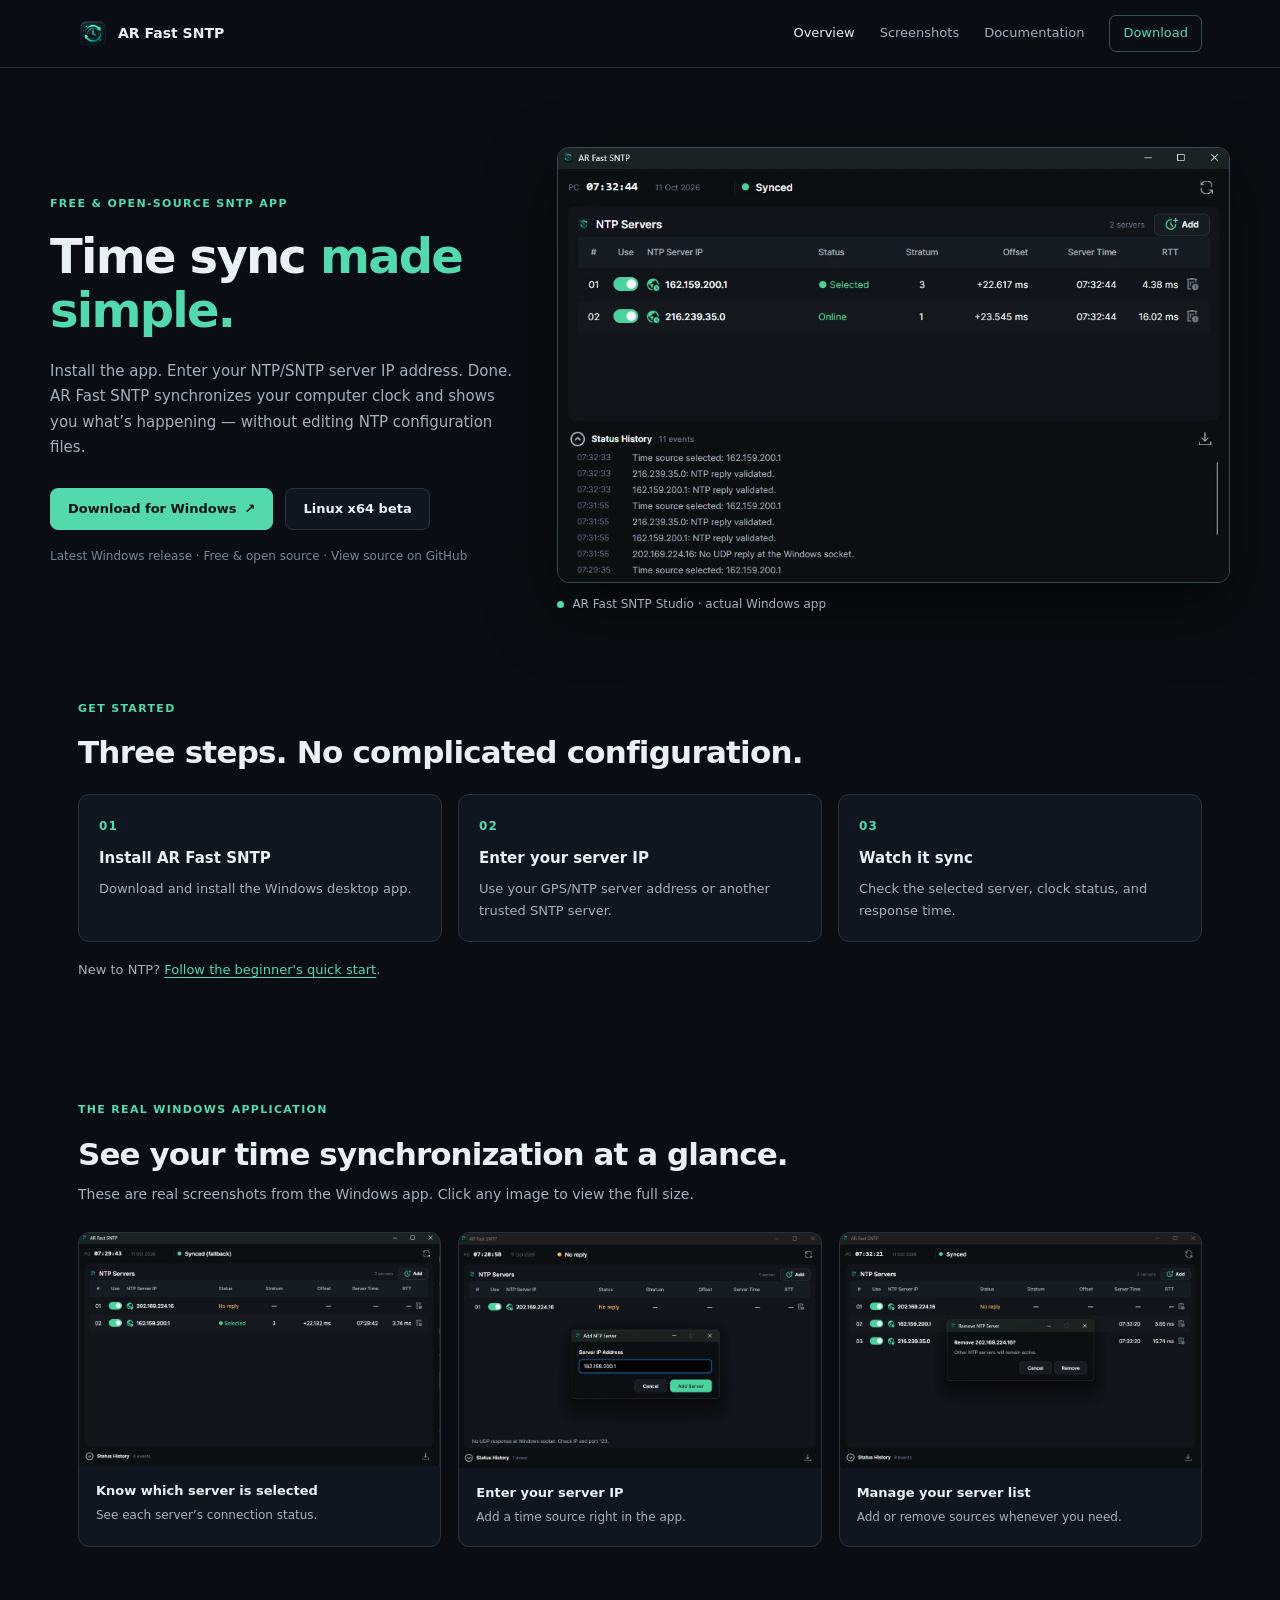
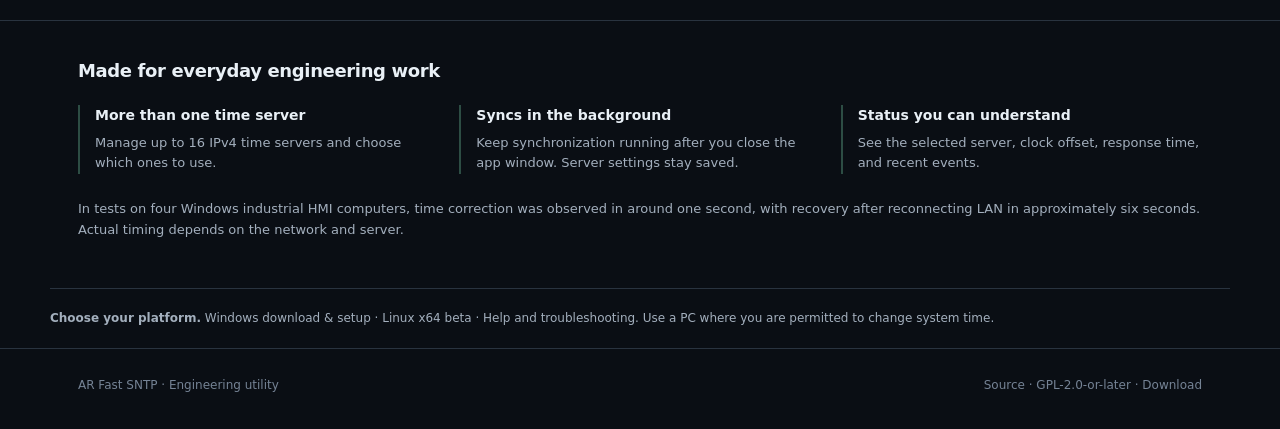
<file: index.html>
<!doctype html>
<html lang="en"><head><meta charset="utf-8"><meta name="viewport" content="width=device-width,initial-scale=1">
<meta name="theme-color" content="#0a0e14"><meta name="color-scheme" content="dark">
<meta name="description" content="AR Fast SNTP: simple GPS NTP/SNTP time synchronization for Windows and Linux engineering PCs.">

<link rel="canonical" href="https://masarray.github.io/arfast-sntp/">
<meta name="robots" content="index,follow">
<meta property="og:type" content="website">
<meta property="og:site_name" content="AR Fast SNTP">
<meta property="og:title" content="AR Fast SNTP — simple SNTP synchronization">
<meta property="og:description" content="Add an SNTP server IP, sync your clock and monitor the connection in a clean desktop app.">
<meta property="og:url" content="https://masarray.github.io/arfast-sntp/">
<meta property="og:image" content="https://masarray.github.io/arfast-sntp/assets/screenshot/Screenshot%202026-10-11%20073259.webp">
<meta property="og:image:alt" content="Actual AR Fast SNTP Studio with two NTP sources and expanded event history">
<meta name="twitter:card" content="summary_large_image">
<title>AR Fast SNTP — simple SNTP synchronization for engineers</title>
<link rel="icon" href="assets/favicon/favicon.ico" sizes="any"><link rel="icon" type="image/png" sizes="32x32" href="assets/favicon/favicon-32x32.png">
<link rel="apple-touch-icon" href="assets/favicon/apple-touch-icon.png"><link rel="manifest" href="assets/favicon/site.webmanifest">
<link rel="stylesheet" href="site.css"><script defer src="release.js"></script></head><body><a class="skip-link" href="#main">Skip to content</a>
<header class="site-header"><div class="shell header-inner"><a class="brand" href="./" aria-label="AR Fast SNTP home"><img src="assets/favicon/android-chrome-192x192.png" width="30" height="30" alt="">AR Fast SNTP</a>
<nav class="nav" aria-label="Main"><a href="./" aria-current="page">Overview</a><a href="#screenshots">Screenshots</a><a href="https://github.com/masarray/arfast-sntp#readme">Documentation</a><a href="download.html" class="nav-download">Download</a></nav></div></header>
<main id="main">
<div class="shell hero"><div>
<p class="eyebrow">Free &amp; open-source SNTP app</p>
<h1>Time sync <span>made simple.</span></h1>
<p class="lead">Install the app. Enter your NTP/SNTP server IP address. Done. AR Fast SNTP synchronizes your computer clock and shows you what’s happening — without editing NTP configuration files.</p>
<div class="cta"><a class="btn primary" href="download.html">Download for Windows <span aria-hidden="true">↗</span></a><a class="btn secondary" href="https://github.com/masarray/arfast-sntp/releases/tag/linux-v0.1.0-beta.1">Linux x64 beta</a></div>
<p class="micro"><span data-release-version>Latest Windows release</span> · Free &amp; open source · <a href="https://github.com/masarray/arfast-sntp">View source on GitHub</a></p>
</div><figure class="hero-shot">
<a href="assets/screenshot/Screenshot%202026-10-11%20073259.webp" target="_blank" rel="noopener" aria-label="Open full-size actual AR Fast SNTP screenshot"><img src="assets/screenshot/Screenshot%202026-10-11%20073259.webp" width="920" height="600" fetchpriority="high" alt="Actual AR Fast SNTP Windows Studio with two NTP servers: one selected, stratum, offset, RTT and expanded Status History."></a>
<figcaption><span class="screen-led" aria-hidden="true"></span>AR Fast SNTP Studio · actual Windows app</figcaption>
</figure></div>

<section class="shell simple-steps" id="quick-start" aria-labelledby="quick-start-heading">
<p class="eyebrow">Get started</p><h2 id="quick-start-heading">Three steps. No complicated configuration.</h2>
<div class="simple-steps-grid">
<div class="step"><span class="step-number">01</span><h3>Install AR Fast SNTP</h3><p>Download and install the Windows desktop app.</p></div>
<div class="step"><span class="step-number">02</span><h3>Enter your server IP</h3><p>Use your GPS/NTP server address or another trusted SNTP server.</p></div>
<div class="step"><span class="step-number">03</span><h3>Watch it sync</h3><p>Check the selected server, clock status, and response time.</p></div>
</div>
<p class="step-help">New to NTP? <a href="https://github.com/masarray/arfast-sntp/blob/main/docs/QUICK-START.md">Follow the beginner's quick start</a>.</p>
</section>
<section class="shell screenshots" id="screenshots" aria-labelledby="screenshots-heading">
<p class="eyebrow">The real Windows application</p>
<h2 id="screenshots-heading">See your time synchronization at a glance.</h2>
<p class="shots-lead">These are real screenshots from the Windows app. Click any image to view the full size.</p>
<div class="shot-grid">
<figure class="shot-card"><a href="assets/screenshot/Screenshot%202026-10-11%20072958.webp" target="_blank" rel="noopener" aria-label="View full-size screenshot: Source health and fallback"><img src="assets/screenshot/Screenshot%202026-10-11%20072958.webp" width="920" height="600" loading="lazy" decoding="async" alt="Studio with one active selected time server and one nonresponding server"></a><figcaption><strong>Know which server is selected</strong><span>See each server’s connection status.</span></figcaption></figure>
<figure class="shot-card"><a href="assets/screenshot/Screenshot%202026-10-11%20072931.webp" target="_blank" rel="noopener" aria-label="View full-size screenshot: Add servers in Studio"><img src="assets/screenshot/Screenshot%202026-10-11%20072931.webp" width="920" height="600" loading="lazy" decoding="async" alt="Add NTP Server dialog showing IPv4 address input and Add Server button"></a><figcaption><strong>Enter your server IP</strong><span>Add a time source right in the app.</span></figcaption></figure>
<figure class="shot-card"><a href="assets/screenshot/Screenshot%202026-10-11%20073230.webp" target="_blank" rel="noopener" aria-label="View full-size screenshot: Controlled source removal"><img src="assets/screenshot/Screenshot%202026-10-11%20073230.webp" width="920" height="600" loading="lazy" decoding="async" alt="Remove NTP Server confirmation dialog while other NTP sources remain active"></a><figcaption><strong>Manage your server list</strong><span>Add or remove sources whenever you need.</span></figcaption></figure>
</div></section>
<section class="strip"><div class="shell"><h2 class="section-title">Made for everyday engineering work</h2><div class="features">
<div class="feature"><h3>More than one time server</h3><p>Manage up to 16 IPv4 time servers and choose which ones to use.</p></div>
<div class="feature"><h3>Syncs in the background</h3><p>Keep synchronization running after you close the app window. Server settings stay saved.</p></div>
<div class="feature"><h3>Status you can understand</h3><p>See the selected server, clock offset, response time, and recent events.</p></div>
</div><p class="proof-note">In tests on four Windows industrial HMI computers, time correction was observed in around one second, with recovery after reconnecting LAN in approximately six seconds. Actual timing depends on the network and server.</p></div></section>
<section><div class="shell fine-print"><p><strong>Choose your platform.</strong> <a href="download.html">Windows download &amp; setup</a> · <a href="https://github.com/masarray/arfast-sntp/releases/tag/linux-v0.1.0-beta.1">Linux x64 beta</a> · <a href="https://github.com/masarray/arfast-sntp/blob/main/SUPPORT.md">Help and troubleshooting</a>. Use a PC where you are permitted to change system time.</p></div></section>
</main><footer><div class="shell footer-inner"><span>AR Fast SNTP · Engineering utility</span><span><a href="https://github.com/masarray/arfast-sntp">Source</a> · <a href="https://github.com/masarray/arfast-sntp/blob/main/LICENSE">GPL-2.0-or-later</a> · <a href="download.html">Download</a></span></div></footer></body></html>
</file>
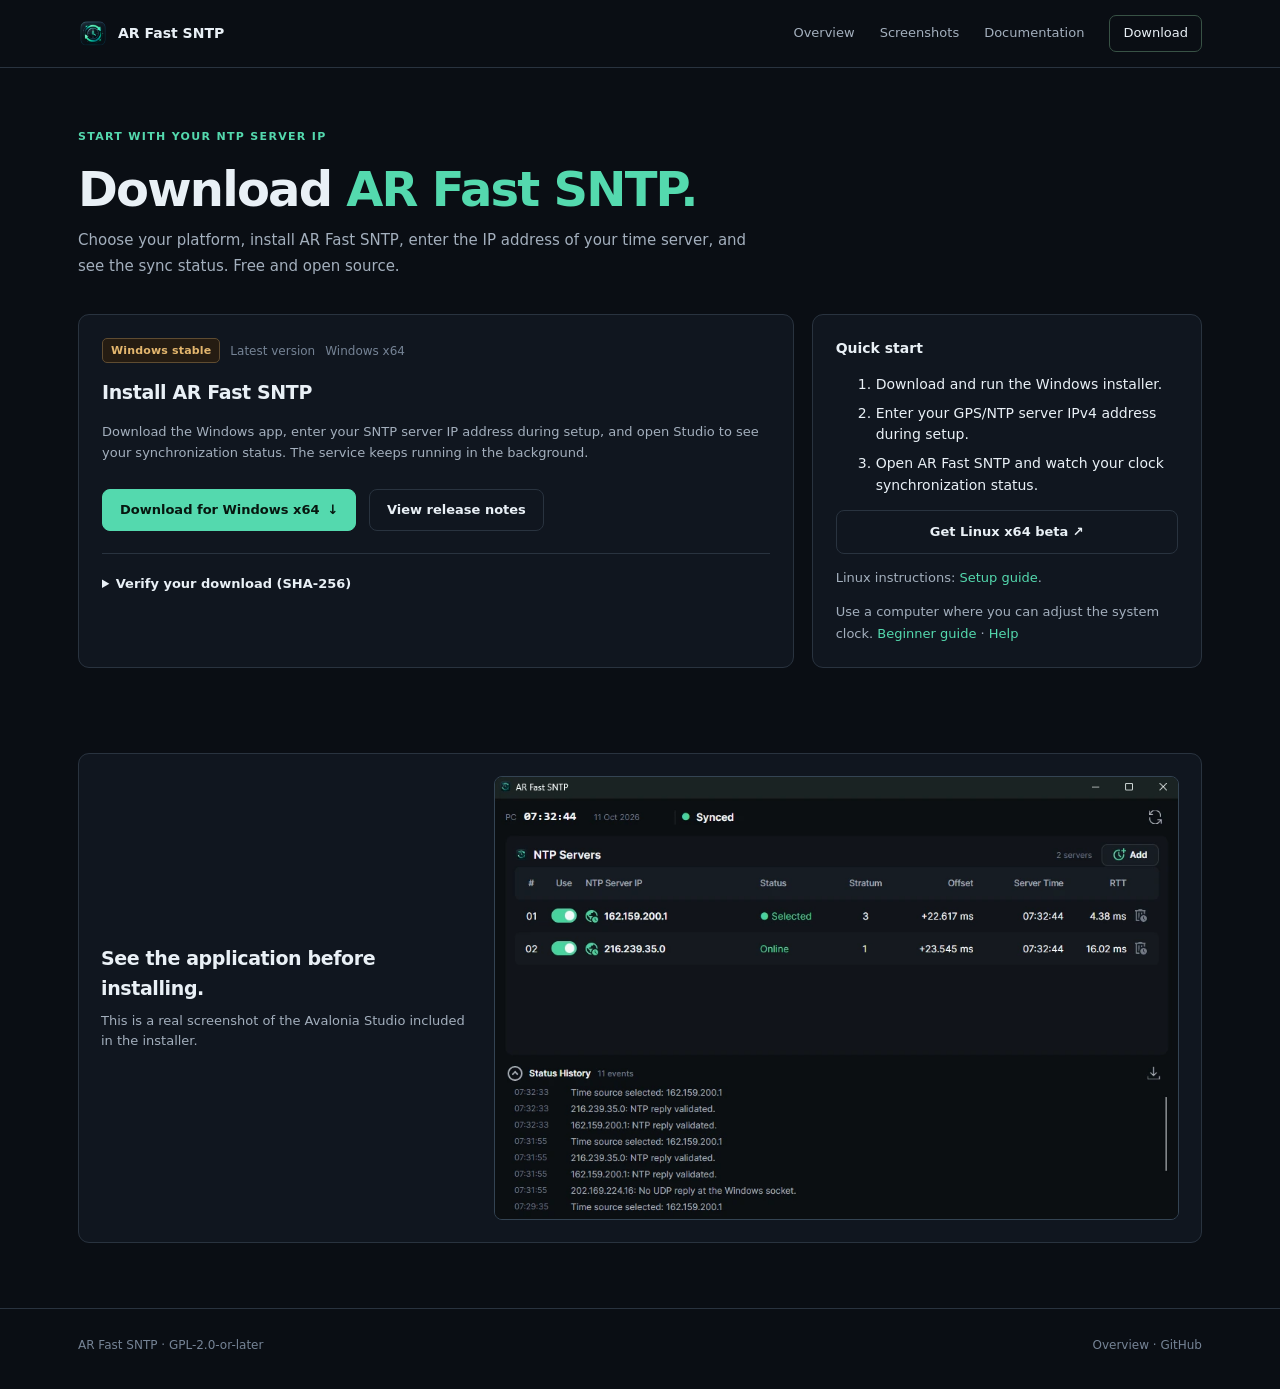
<file: download.html>
<!doctype html>
<html lang="en"><head><meta charset="utf-8"><meta name="viewport" content="width=device-width,initial-scale=1">
<meta name="theme-color" content="#0a0e14"><meta name="color-scheme" content="dark">
<meta name="description" content="Download AR Fast SNTP for Windows or Linux. Enter your server IP address and get started.">

<link rel="canonical" href="https://masarray.github.io/arfast-sntp/download.html">
<meta name="robots" content="index,follow">
<meta property="og:type" content="website">
<meta property="og:site_name" content="AR Fast SNTP">
<meta property="og:title" content="Download AR Fast SNTP for Windows">
<meta property="og:description" content="A simple Windows installer and Linux desktop beta. Free and open source.">
<meta property="og:url" content="https://masarray.github.io/arfast-sntp/download.html">
<meta property="og:image" content="https://masarray.github.io/arfast-sntp/assets/screenshot/Screenshot%202026-10-11%20073259.webp">
<meta property="og:image:alt" content="Actual AR Fast SNTP Studio with two NTP sources and expanded event history">
<meta name="twitter:card" content="summary_large_image">
<title>Download AR Fast SNTP — Windows and Linux</title><link rel="icon" href="assets/favicon/favicon.ico" sizes="any">
<link rel="icon" type="image/png" sizes="32x32" href="assets/favicon/favicon-32x32.png"><link rel="apple-touch-icon" href="assets/favicon/apple-touch-icon.png">
<link rel="manifest" href="assets/favicon/site.webmanifest"><link rel="stylesheet" href="site.css"><script defer src="release.js"></script></head><body><a class="skip-link" href="#main">Skip to content</a>
<header class="site-header"><div class="shell header-inner"><a class="brand" href="./"><img src="assets/favicon/android-chrome-192x192.png" width="30" height="30" alt="">AR Fast SNTP</a>
<nav class="nav" aria-label="Main"><a href="./">Overview</a><a href="./#screenshots">Screenshots</a><a href="https://github.com/masarray/arfast-sntp#readme">Documentation</a><a href="download.html" aria-current="page" class="nav-download">Download</a></nav></div></header>
<main class="shell" id="main">
<div class="page-heading"><p class="eyebrow">Start with your NTP server IP</p><h1>Download <span>AR Fast SNTP.</span></h1><p class="lead">Choose your platform, install AR Fast SNTP, enter the IP address of your time server, and see the sync status. Free and open source.</p></div>
<div class="download-grid"><section class="download-panel" aria-labelledby="release">
<div class="release-meta"><span class="pill">Windows stable</span><span data-release-version>Latest version</span><span>Windows x64</span></div>
<h2 id="release">Install AR Fast SNTP</h2><p>Download the Windows app, enter your SNTP server IP address during setup, and open Studio to see your synchronization status. The service keeps running in the background.</p>
<a class="btn primary" href="https://github.com/masarray/arfast-sntp/releases/latest/download/ARFastSNTP-Setup-Windows-x64.exe" data-release-asset="installer">Download for Windows x64 <span aria-hidden="true">↓</span></a>
<a class="btn secondary" href="https://github.com/masarray/arfast-sntp/releases/latest" data-release-notes>View release notes</a>
<details class="checksums"><summary>Verify your download (SHA-256)</summary><p>Download the <a href="https://github.com/masarray/arfast-sntp/releases/latest/download/ARFastSNTP-Setup-Windows-x64.exe.sha256" data-release-asset="checksum">SHA-256 checksum file</a>, then compare its digest with:</p>
<pre><code>Get-FileHash .\ARFastSNTP-Setup-Windows-x64.exe -Algorithm SHA256</code></pre>
<p class="micro">Use <a href="https://github.com/masarray/arfast-sntp/releases">all releases</a> for version history. Each GitHub Release records its verified source commit, installer, and checksum. <span data-release-size></span></p>
</details></section>
<aside class="info-panel"><h2>Quick start</h2>
<ol><li>Download and run the Windows installer.</li>
<li>Enter your GPS/NTP server IPv4 address during setup.</li>
<li>Open AR Fast SNTP and watch your clock synchronization status.</li></ol>
<p><a class="btn secondary" href="https://github.com/masarray/arfast-sntp/releases/tag/linux-v0.1.0-beta.1">Get Linux x64 beta ↗</a></p><p>Linux instructions: <a href="https://github.com/masarray/arfast-sntp/blob/main/docs/LINUX-INSTALL.md">Setup guide</a>.</p>

<p class="micro">Use a computer where you can adjust the system clock. <a href="https://github.com/masarray/arfast-sntp/blob/main/docs/QUICK-START.md">Beginner guide</a> · <a href="https://github.com/masarray/arfast-sntp/blob/main/SUPPORT.md">Help</a></p>
</aside></div>
<section class="download-screenshot" aria-label="Actual Windows Studio preview"><div><h2>See the application before installing.</h2><p>This is a real screenshot of the Avalonia Studio included in the installer.</p></div><a href="assets/screenshot/Screenshot%202026-10-11%20073259.webp" target="_blank" rel="noopener" aria-label="View full-size real AR Fast SNTP Studio screenshot"><img src="assets/screenshot/Screenshot%202026-10-11%20073259.webp" width="920" height="600" loading="lazy" decoding="async" alt="Actual Windows Studio showing time source health and expanded Status History."></a></section>
</main>
<footer><div class="shell footer-inner"><span>AR Fast SNTP · GPL-2.0-or-later</span><span><a href="./">Overview</a> · <a href="https://github.com/masarray/arfast-sntp">GitHub</a></span></div></footer></body></html>
</file>
<file: site.css>
/* AR Fast SNTP public site — calm, compact, dependency-free */
:root{font-family:Inter,"Segoe UI",system-ui,sans-serif;color-scheme:dark;--bg:#0a0e14;--panel:#10161f;--layer:#151d27;--line:#29333f;--fg:#e9f0f6;--muted:#a3afbd;--faint:#758395;--accent:#54d9ae;--warn:#e3b66e;--r:11px}
*{box-sizing:border-box}html{scroll-behavior:smooth}body{margin:0;background:var(--bg);color:var(--fg);line-height:1.55;font-size:14px}button,input,a{font:inherit}a{color:inherit;text-decoration:none}a:focus-visible{outline:2px solid var(--accent);outline-offset:4px;border-radius:3px}img{max-width:100%}strong{font-weight:650}.shell{max-width:1090px;margin:auto;padding:0 28px}
.site-header{border-bottom:1px solid var(--line)}.header-inner{height:67px;display:flex;align-items:center;gap:25px}.brand{display:inline-flex;align-items:center;gap:10px;font-size:14px;font-weight:700;white-space:nowrap}.brand img{width:30px;height:30px;object-fit:contain}.nav{display:flex;align-items:center;gap:25px;margin-left:auto;font-size:13px;color:var(--muted)}.nav a:hover,.text-link:hover{color:var(--accent)}.nav a[aria-current=page]{color:var(--fg)}.nav .nav-download{border:1px solid #385245;color:var(--accent);padding:7px 13px;border-radius:7px}
.hero{display:grid;grid-template-columns:minmax(0,1fr) minmax(0,480px);gap:52px;align-items:center;padding:79px 0 75px}.eyebrow{font-size:11px;text-transform:uppercase;letter-spacing:.12em;font-weight:700;color:var(--accent);margin:0 0 17px}h1{font-size:clamp(31px,4.1vw,48px);font-weight:660;letter-spacing:-.037em;line-height:1.13;margin:0 0 21px}h1 span{color:var(--accent)}.lead{color:var(--muted);font-size:15px;line-height:1.7;margin:0;max-width:500px}.cta{display:flex;gap:12px;align-items:center;flex-wrap:wrap;margin:27px 0 17px}.btn{border-radius:8px;min-height:41px;display:inline-flex;align-items:center;justify-content:center;gap:8px;padding:10px 17px;font-size:13px;font-weight:650;border:1px solid var(--line);white-space:nowrap}.btn.primary{background:var(--accent);border-color:var(--accent);color:#071710}.btn.primary:hover{background:#77eac6;border-color:#77eac6}.btn.secondary{color:var(--fg);background:var(--panel)}.btn.secondary:hover{background:#1a2633;border-color:#607182}.micro{font-size:12px;color:var(--faint);margin:0}.safe{color:var(--warn)}.pill{display:inline-block;font-size:11px;color:var(--warn);border:1px solid #5f4c31;border-radius:5px;padding:3px 8px;background:#251c12;font-weight:650;letter-spacing:.015em}
section.strip{border-top:1px solid var(--line);padding:36px 0 48px}h2.section-title{font-size:18px;letter-spacing:-.02em;font-weight:650;margin:0 0 20px}.features{display:grid;grid-template-columns:repeat(3,minmax(0,1fr));gap:20px}.feature{border-left:2px solid #2d4d44;padding:0 0 0 15px}.feature h3{font-size:14px;margin:0 0 7px;font-weight:650}.feature p{margin:0;color:var(--muted);font-size:13px}.fine-print{font-size:12px;color:var(--muted);border-top:1px solid var(--line);padding:20px 0;display:flex;gap:18px;align-items:flex-start}.fine-print p{margin:0}.warn-symbol{color:var(--warn);font-size:16px}
footer{border-top:1px solid var(--line);padding:27px 0 34px}.footer-inner{display:flex;flex-wrap:wrap;gap:14px;justify-content:space-between;color:var(--faint);font-size:12px}.footer-inner a:hover{color:var(--accent)}
.page-heading{padding:60px 0 35px;max-width:740px}.page-heading h1{margin-bottom:12px}.page-heading .lead{max-width:690px}.download-grid{display:grid;grid-template-columns:minmax(0,1.65fr) minmax(255px,.9fr);gap:18px;padding-bottom:60px}.download-panel,.info-panel{border:1px solid var(--line);background:var(--panel);border-radius:var(--r);padding:23px}.release-meta{display:flex;flex-wrap:wrap;gap:10px;align-items:center;color:var(--faint);font-size:12px}.download-panel h2{font-size:19px;font-weight:650;letter-spacing:-.02em;margin:15px 0 9px}.download-panel p,.info-panel p{color:var(--muted);font-size:13px;line-height:1.65}.download-panel .btn{margin-top:12px}.download-panel .secondary{margin-left:8px}.checksums{padding-top:20px;margin-top:22px;border-top:1px solid var(--line)}.checksums h3,.info-panel h2{font-size:14px;font-weight:650;margin:0 0 12px}.checksums code,.info-panel code{font-family:Consolas,monospace;font-size:12px;background:#1c2833;color:#cfe2f5;border-radius:4px;padding:2px 5px;overflow-wrap:anywhere}.checksums pre{margin:10px 0;padding:12px;background:#090e14;border:1px solid var(--line);border-radius:7px;overflow-x:auto;white-space:pre-wrap;color:#d7e5f0;font-size:12px}.info-panel ul{margin:0;padding-left:17px;color:var(--muted);font-size:13px;line-height:1.9}.info-panel li+li{margin-top:7px}.info-panel a,.checksums a{color:var(--accent)}
@media(max-width:900px){.hero{grid-template-columns:1fr;gap:35px;padding:60px 0}.app-preview{max-width:600px}.features{gap:13px}.download-grid{grid-template-columns:1fr}.info-panel{order:2}}
@media(max-width:650px){.shell{padding:0 18px}.header-inner{height:auto;min-height:61px;flex-wrap:wrap;padding-top:10px;padding-bottom:10px;gap:10px}.nav{gap:13px;font-size:12px}.nav .nav-download{padding:5px 8px}.hero{padding:48px 0}.features{grid-template-columns:1fr;gap:20px}.app-preview{overflow-x:auto}.preview-content{min-width:420px}.download-panel,.info-panel{padding:17px}.download-panel .btn{display:flex;width:100%}.download-panel .secondary{margin:9px 0 0}.page-heading{padding-top:47px}.fine-print{gap:10px}}

/* Real screenshot system — preserve app pixels and original WebP files */
.hero{grid-template-columns:minmax(0,.82fr) minmax(0,1.18fr);gap:40px}
.shell{max-width:1180px}
.hero-shot{min-width:0;margin:0}
.hero-shot a{display:block;overflow:hidden;border:1px solid #364956;border-radius:12px;box-shadow:0 25px 65px #0009;background:#10161f}
.hero-shot img,.shot-card img,.download-screenshot img{display:block;width:100%;height:auto}
.hero-shot figcaption{display:flex;align-items:center;gap:8px;font-size:12px;color:var(--muted);margin-top:12px}
.screen-led{width:7px;height:7px;background:var(--accent);border-radius:50%;flex:none}
.screenshots{padding-block:67px 73px}
.screenshots>h2{font-size:clamp(22px,2.6vw,31px);font-weight:660;line-height:1.25;letter-spacing:-.03em;margin:0 0 10px}
.shots-lead{color:var(--muted);max-width:620px;margin:0 0 26px}
.shots-lead a{color:var(--accent);text-decoration:underline;text-underline-offset:3px}
.shot-grid{display:grid;grid-template-columns:repeat(3,minmax(0,1fr));gap:17px}
.shot-card{margin:0;min-width:0;border:1px solid var(--line);border-radius:11px;overflow:hidden;background:var(--panel)}
.shot-card>a{display:block;overflow:hidden;background:#0b1118}
.shot-card figcaption{display:flex;flex-direction:column;gap:5px;padding:15px 17px 19px}
.shot-card strong{font-size:13px}
.shot-card span{font-size:12px;color:var(--muted)}
.download-screenshot{display:grid;grid-template-columns:minmax(0,.7fr) minmax(0,1.3fr);align-items:center;gap:24px;margin:25px 0 65px;border:1px solid var(--line);padding:22px;border-radius:11px;background:var(--panel)}
.download-screenshot h2{font-size:19px;letter-spacing:-.02em;margin:0 0 8px}
.download-screenshot p{font-size:13px;color:var(--muted);margin:0}
.download-screenshot a{display:block;overflow:hidden;border:1px solid #344453;border-radius:8px}
.skip-link{position:absolute;top:-75px;left:15px;z-index:100;background:var(--accent);color:#081712;padding:10px 15px;border-radius:5px}
.skip-link:focus{top:10px}
a:focus-visible{outline:2px solid var(--accent);outline-offset:4px}
@media(max-width:900px){.hero,.download-screenshot{grid-template-columns:1fr}.hero-shot{max-width:790px}.download-screenshot{max-width:840px}.shot-grid{grid-template-columns:repeat(2,minmax(0,1fr))}}
@media(max-width:650px){.shot-grid{grid-template-columns:1fr}.screenshots{padding-block:45px 52px}.download-screenshot{padding:17px;margin-bottom:50px}.hero-shot figcaption{font-size:11px}.nav{flex-wrap:wrap}}
@media(prefers-reduced-motion:reduce){html{scroll-behavior:auto}}

/* Three-step onboarding, designed for desktop and mobile. */
.simple-steps{padding-top:12px;padding-bottom:54px}
.simple-steps h2{font-size:clamp(23px,2.7vw,31px);line-height:1.2;letter-spacing:-.025em;margin:0 0 22px}
.simple-steps-grid{display:grid;grid-template-columns:repeat(3,minmax(0,1fr));gap:16px}
.step{border:1px solid var(--line);background:var(--panel);border-radius:11px;padding:20px}
.step-number{display:inline-flex;color:var(--accent);font-size:12px;font-weight:700;letter-spacing:.1em;margin-bottom:12px}
.step h3{font-size:15px;margin:0 0 8px}
.step p{color:var(--muted);font-size:13px;margin:0;line-height:1.65}
.step-help{font-size:13px;color:var(--muted);margin:18px 0 0}
.step-help a{color:var(--accent);text-decoration:underline;text-underline-offset:3px}
.proof-note{font-size:13px;color:var(--muted);line-height:1.65;margin:24px 0 0}
.checksums summary{font-size:13px;font-weight:650;cursor:pointer}
.checksums[open] summary{margin-bottom:12px}
.info-panel .btn{width:100%;white-space:normal;text-align:center;color:var(--fg)}
@media(max-width:650px){.simple-steps-grid{grid-template-columns:1fr}.simple-steps{padding-bottom:38px}.step{padding:16px}}
</file>
